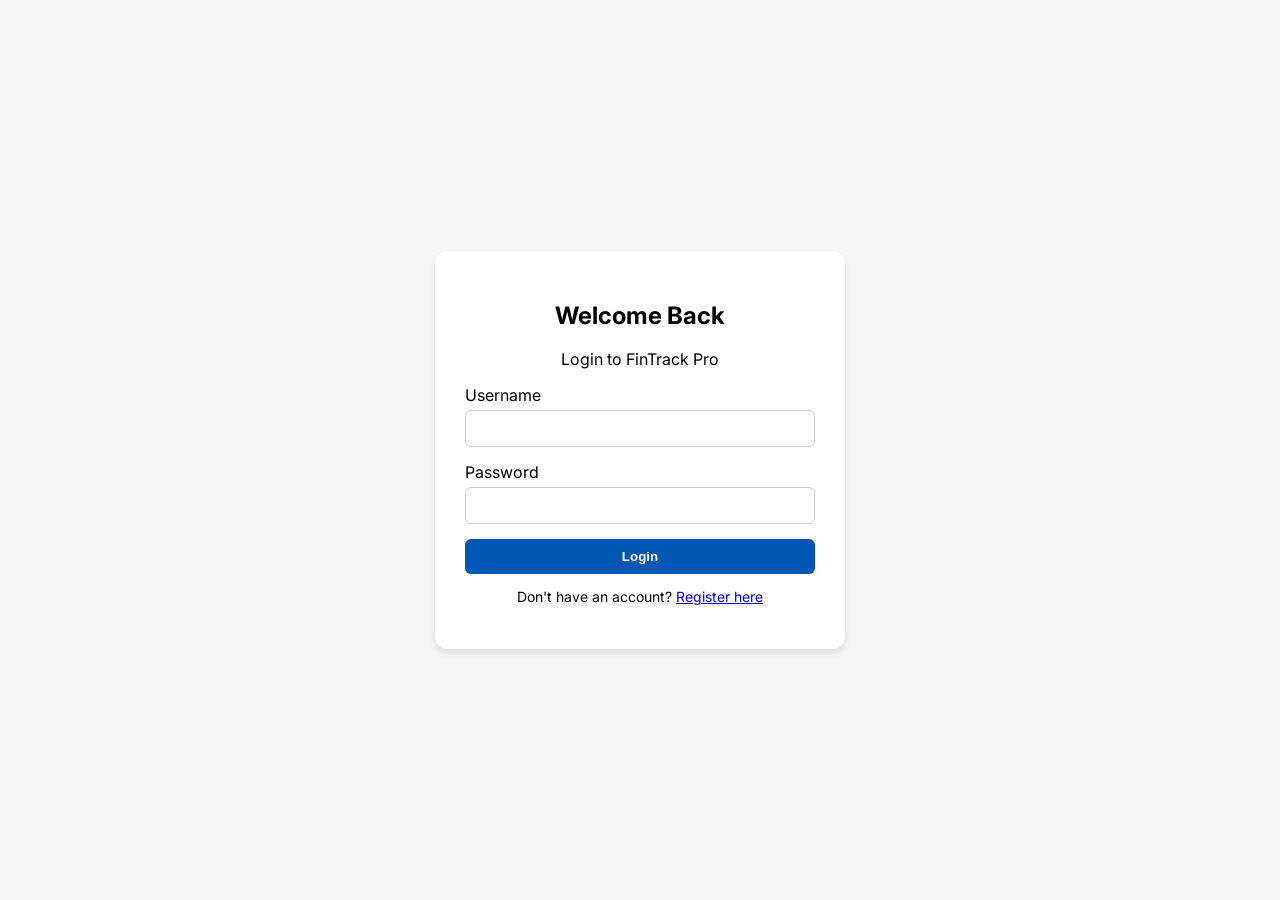
<file: login.html>
<!doctype html>
<html lang="en">
    <head>
        <meta charset="UTF-8" />
        <meta name="viewport" content="width=device-width, initial-scale=1.0" />
        <title>Login - FinTrack Pro</title>
        <link rel="stylesheet" href="./css/auth.css" />
        <link rel="preconnect" href="https://fonts.googleapis.com" />
        <link rel="preconnect" href="https://fonts.gstatic.com" crossorigin />
        <link
            href="https://fonts.googleapis.com/css2?family=Inter:ital,opsz,wght@0,14..32,100..900;1,14..32,100..900&display=swap"
            rel="stylesheet" />
    </head>
    <body>
        <div class="auth-card">
            <h2>Welcome Back</h2>
            <p>Login to FinTrack Pro</p>
            <form id="login-form">
                <div class="form-group">
                    <label for="login-username">Username</label>
                    <input type="text" id="login-username" required />
                </div>
                <div class="form-group">
                    <label for="login-password">Password</label>
                    <input type="password" id="login-password" required />
                </div>
                <button id="login">Login</button>
            </form>
            <p id="message">
                Don't have an account? <a href="register.html">Register here</a>
            </p>
        </div>

        <script type="module" src="./js/auth.js"></script>
    </body>
</html>
</file>
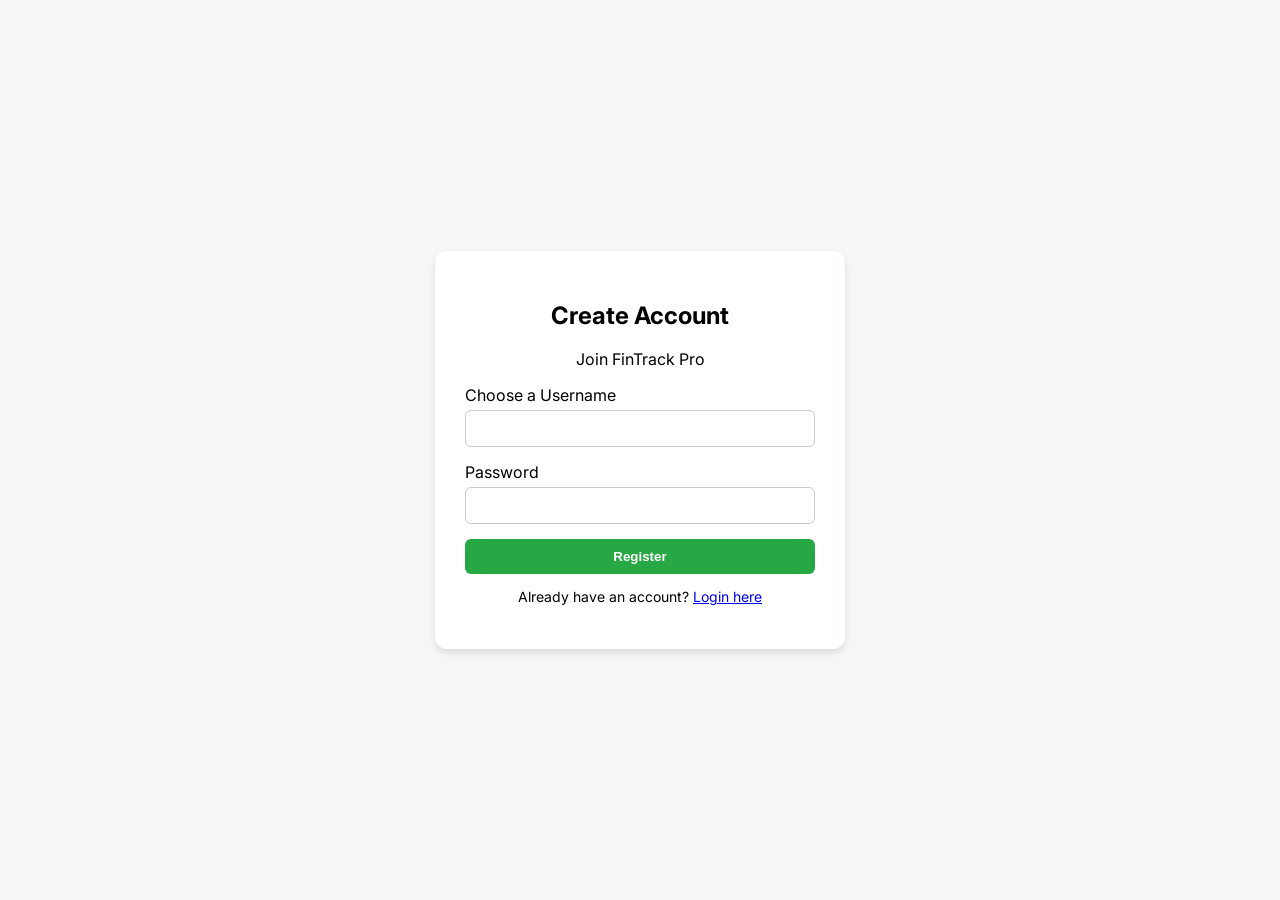
<file: register.html>
<!doctype html>
<html lang="en">
    <head>
        <meta charset="UTF-8" />
        <meta name="viewport" content="width=device-width, initial-scale=1.0" />
        <title>Register - FinTrack Pro</title>
        <link rel="stylesheet" href="./css/auth.css" />
        <link rel="preconnect" href="https://fonts.googleapis.com" />
        <link rel="preconnect" href="https://fonts.gstatic.com" crossorigin />
        <link
            href="https://fonts.googleapis.com/css2?family=Inter:ital,opsz,wght@0,14..32,100..900;1,14..32,100..900&display=swap"
            rel="stylesheet" />
    </head>
    <body>
        <div class="auth-card">
            <h2>Create Account</h2>
            <p>Join FinTrack Pro</p>
            <form id="register-form">
                <div class="form-group">
                    <label for="reg-username">Choose a Username</label>
                    <input type="text" id="reg-username" required />
                </div>
                <div class="form-group">
                    <label for="reg-password">Password</label>
                    <input type="password" id="reg-password" required />
                </div>
                <button id="register">Register</button>
            </form>
            <p id="message">
                Already have an account? <a href="login.html">Login here</a>
            </p>
        </div>

        <script type="module" src="./js/auth.js"></script>
    </body>
</html>
</file>
<file: css/auth.css>
body {
    font-family: "Inter", sans-serif;
    display: flex;
    justify-content: center;
    align-items: center;
    height: 100vh;
    background-color: #f4f7f6;
    margin: 0;
}

.auth-card {
    background: white;
    padding: 30px;
    border-radius: 12px;
    box-shadow: 0 4px 6px rgba(0, 0, 0, 0.1);
    width: 100%;
    max-width: 350px;
    text-align: center;
}

h2 {
    font-size: 1.5rem;
    font-weight: bold;
}

.form-group {
    margin-bottom: 15px;
    text-align: left;
}

input {
    width: 100%;
    padding: 10px;
    border: 1px solid #ccc;
    border-radius: 6px;
    box-sizing: border-box;
    margin-top: 5px;
}

button {
    width: 100%;
    padding: 10px;
    background: #0056b3;
    color: white;
    border: none;
    border-radius: 6px;
    cursor: pointer;
    font-weight: bold;
}

#register {
    background: #28a745;
}

#message {
    font-size: 0.875rem;
}
</file>
